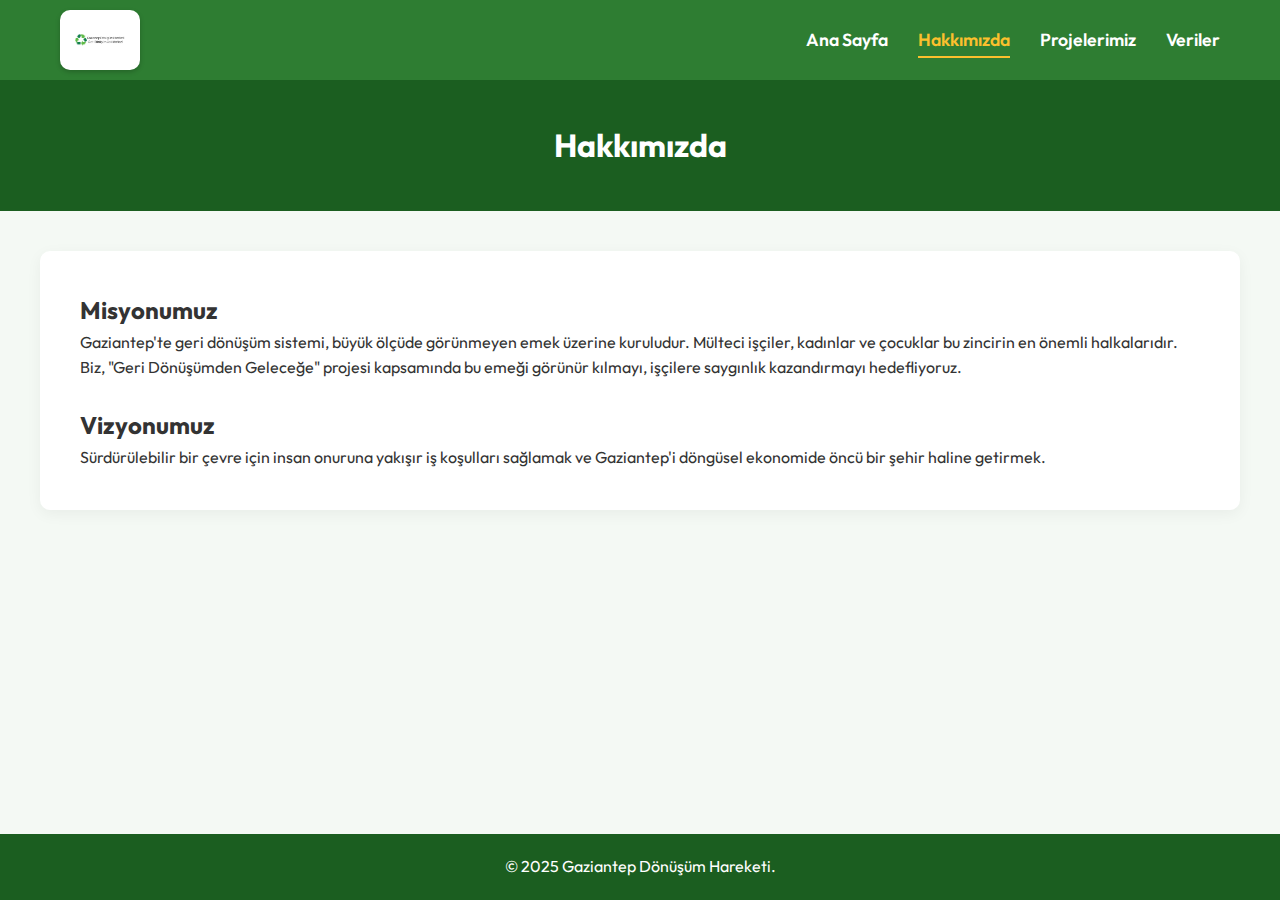
<file: hakkimizda.html>
<!DOCTYPE html>
<html lang="tr">
<head>
    <meta charset="UTF-8">
    <meta name="viewport" content="width=device-width, initial-scale=1.0">
    <title>Hakkımızda | Gaziantep Dönüşüm Hareketi</title>
    <link rel="stylesheet" href="style.css">
    <link href="https://fonts.googleapis.com/css2?family=Outfit:wght@300;400;600;700&display=swap" rel="stylesheet">
</head>
<body>
    <nav class="navbar">
        <div class="container nav-container">
            <div class="logo-wrapper">
                <img src="logo.png" alt="Logo" class="nav-logo">
            </div>
            <ul class="nav-links">
                <li><a href="index.html">Ana Sayfa</a></li>
                <li><a href="hakkimizda.html" class="active">Hakkımızda</a></li>
                <li><a href="projeler.html">Projelerimiz</a></li>
                <li><a href="istatistikler.html">Veriler</a></li>
            </ul>
        </div>
    </nav>

    <section class="page-header">
        <div class="container">
            <h1>Hakkımızda</h1>
        </div>
    </section>

    <section class="content-section container">
        <h2>Misyonumuz</h2>
        <p>Gaziantep'te geri dönüşüm sistemi, büyük ölçüde görünmeyen emek üzerine kuruludur. Mülteci işçiler, kadınlar ve çocuklar bu zincirin en önemli halkalarıdır. Biz, "Geri Dönüşümden Geleceğe" projesi kapsamında bu emeği görünür kılmayı, işçilere saygınlık kazandırmayı hedefliyoruz.</p>
        <br>
        <h2>Vizyonumuz</h2>
        <p>Sürdürülebilir bir çevre için insan onuruna yakışır iş koşulları sağlamak ve Gaziantep'i döngüsel ekonomide öncü bir şehir haline getirmek.</p>
    </section>
    
    <footer>
        <p>&copy; 2025 Gaziantep Dönüşüm Hareketi.</p>
    </footer>
</body>
</html>
</file>
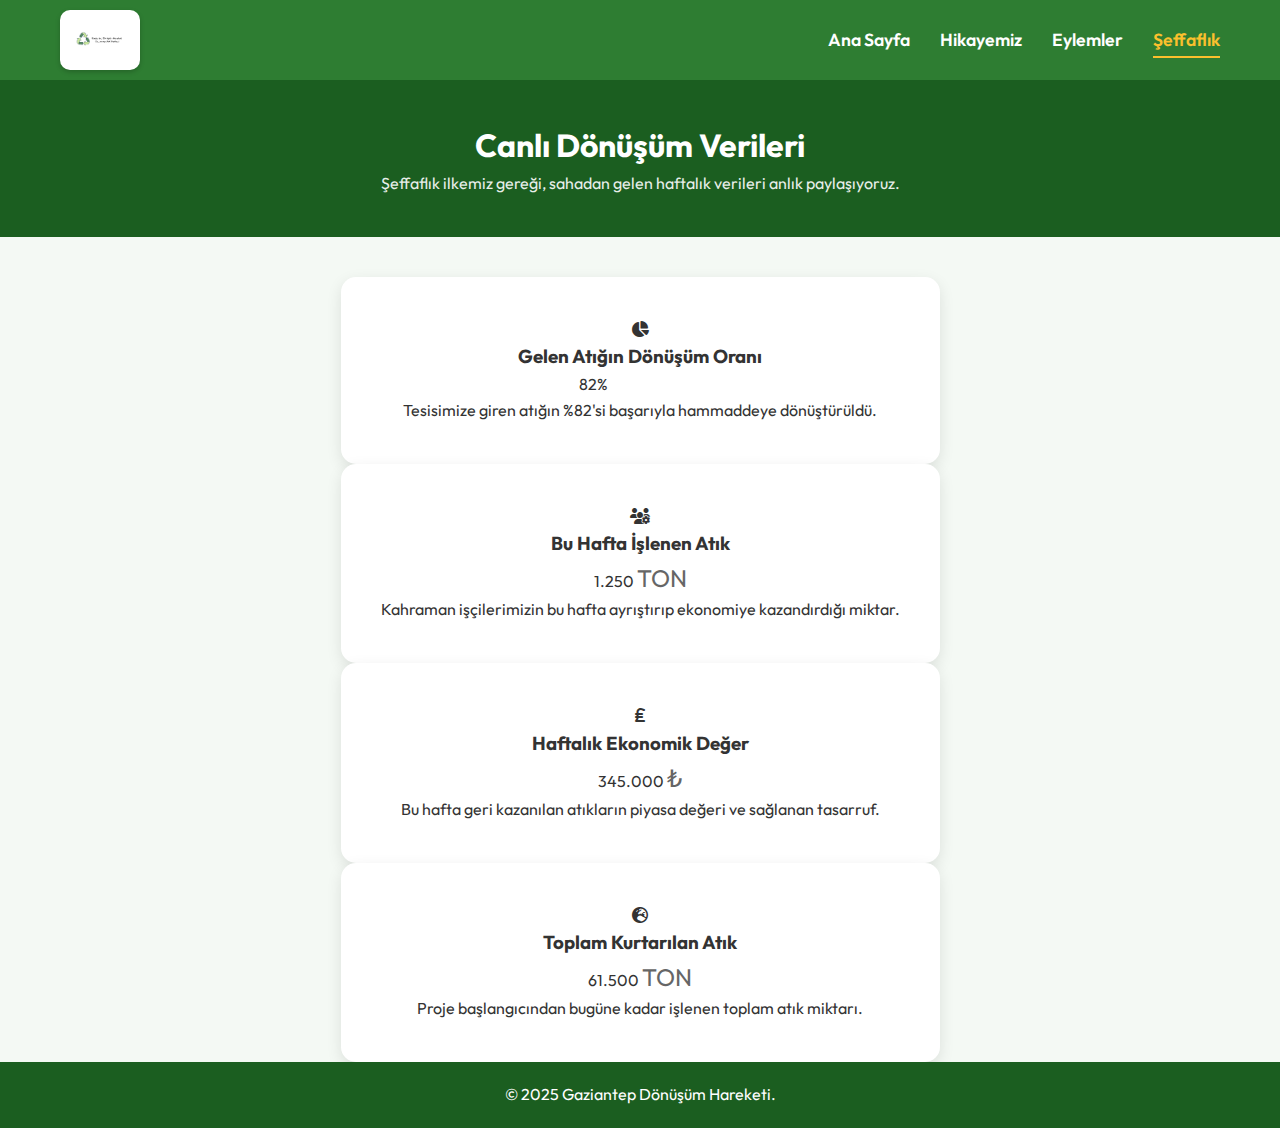
<file: istatistikler.html>
<!DOCTYPE html>
<html lang="tr">
<head>
    <meta charset="UTF-8">
    <meta name="viewport" content="width=device-width, initial-scale=1.0">
    <title>Veriler | Gaziantep Dönüşüm</title>
    <link rel="stylesheet" href="style.css">
    <link href="https://fonts.googleapis.com/css2?family=Outfit:wght@300;400;600;700&display=swap" rel="stylesheet">
    <link rel="stylesheet" href="https://cdnjs.cloudflare.com/ajax/libs/font-awesome/6.4.0/css/all.min.css">
</head>
<body>
    <nav class="navbar">
        <div class="container nav-container">
            <div class="logo-wrapper"><img src="yeni-logo.png" alt="Logo" class="nav-logo"></div>
            <ul class="nav-links">
                <li><a href="index.html">Ana Sayfa</a></li>
                <li><a href="hakkimizda.html">Hikayemiz</a></li>
                <li><a href="projeler.html">Eylemler</a></li>
                <li><a href="istatistikler.html" class="active">Şeffaflık</a></li>
            </ul>
        </div>
    </nav>

    <section class="page-header" style="background-color: #1b5e20;">
        <div class="container">
            <h1>Canlı Dönüşüm Verileri</h1>
            <p style="opacity: 0.9;">Şeffaflık ilkemiz gereği, sahadan gelen haftalık verileri anlık paylaşıyoruz.</p>
        </div>
    </section>

    <section class="stats-container container">
        <div class="stat-card">
            <div class="icon-top yellow"><i class="fas fa-chart-pie"></i></div>
            <h3>Gelen Atığın Dönüşüm Oranı</h3>
            <div class="progress-wrapper">
                <div class="bar" style="width: 82%">82%</div>
            </div>
            <p>Tesisimize giren atığın %82'si başarıyla hammaddeye dönüştürüldü.</p>
        </div>

        <div class="stat-card">
            <div class="icon-top yellow"><i class="fas fa-users-cog"></i></div>
            <h3>Bu Hafta İşlenen Atık</h3>
            <div class="big-number">1.250 <span class="unit">TON</span></div>
            <p>Kahraman işçilerimizin bu hafta ayrıştırıp ekonomiye kazandırdığı miktar.</p>
        </div>

        <div class="stat-card">
            <div class="icon-top yellow"><i class="fas fa-lira-sign"></i></div>
            <h3>Haftalık Ekonomik Değer</h3>
            <div class="big-number">345.000 <span class="unit">₺</span></div>
            <p>Bu hafta geri kazanılan atıkların piyasa değeri ve sağlanan tasarruf.</p>
        </div>

        <div class="stat-card">
            <div class="icon-top yellow"><i class="fas fa-globe-europe"></i></div>
            <h3>Toplam Kurtarılan Atık</h3>
            <div class="big-number">61.500 <span class="unit">TON</span></div>
            <p>Proje başlangıcından bugüne kadar işlenen toplam atık miktarı.</p>
        </div>
    </section>

    <footer>
        <p>&copy; 2025 Gaziantep Dönüşüm Hareketi.</p>
    </footer>
</body>
</html>
</file>
<file: style.css>
:root {
    --primary-green: #2e7d32;
    --dark-green: #1b5e20;
    --accent-yellow: #fbc02d;
    --text-color: #333;
    --bg-light: #f4f9f4;
}

* { margin: 0; padding: 0; box-sizing: border-box; }

body {
    font-family: 'Outfit', sans-serif;
    line-height: 1.6;
    background-color: var(--bg-light);
    color: var(--text-color);
    display: flex;
    flex-direction: column;
    min-height: 100vh;
}

.container {
    max-width: 1200px;
    margin: 0 auto;
    padding: 0 20px;
}

/* Navbar Tasarımı */
.navbar {
    background-color: var(--primary-green);
    padding: 10px 0;
    box-shadow: 0 4px 6px rgba(0,0,0,0.1);
}

.nav-container {
    display: flex;
    justify-content: space-between;
    align-items: center;
}

/* LOGO DÜZENLEMESİ BURADA */
.logo-wrapper {
    background-color: white; /* Beyaz kutu */
    padding: 5px 15px;
    border-radius: 10px; /* Köşeleri yuvarla */
    display: flex;
    align-items: center;
    box-shadow: 0 2px 5px rgba(0,0,0,0.2);
}

.nav-logo {
    height: 50px; /* Logo yüksekliği */
    width: auto;
    display: block;
}

.nav-links {
    list-style: none;
    display: flex;
    gap: 30px;
}

.nav-links a {
    color: white;
    text-decoration: none;
    font-weight: 600;
    font-size: 1.1rem;
    padding-bottom: 5px;
    transition: all 0.3s;
}

.nav-links a:hover, .nav-links a.active {
    color: var(--accent-yellow);
    border-bottom: 2px solid var(--accent-yellow);
}

/* Sayfa Başlıkları */
.page-header {
    background-color: var(--dark-green);
    color: white;
    padding: 40px 0;
    text-align: center;
    margin-bottom: 40px;
}

.content-section {
    background: white;
    padding: 40px;
    border-radius: 10px;
    box-shadow: 0 4px 15px rgba(0,0,0,0.05);
    margin-bottom: 40px;
}

/* Hero Alanı (Ana Sayfa) */
.hero {
    height: 80vh;
    background-image: url('hero-bg.jpg');
    background-size: cover;
    background-position: center;
    position: relative;
    display: flex;
    align-items: center;
    justify-content: center;
    text-align: center;
    color: white;
}

.overlay {
    position: absolute;
    top: 0; left: 0; width: 100%; height: 100%;
    background: rgba(0, 0, 0, 0.5);
}

.hero-content { position: relative; z-index: 2; }

.hero h1 { font-size: 3.5rem; margin-bottom: 20px; }
.hero p { font-size: 1.5rem; margin-bottom: 30px; }

.btn-primary {
    background-color: var(--accent-yellow);
    color: var(--dark-green);
    padding: 15px 40px;
    text-decoration: none;
    border-radius: 50px;
    font-weight: bold;
    transition: transform 0.3s;
}
.btn-primary:hover { transform: scale(1.05); }

/* Projeler Izgarası */
.projects-section {
    display: grid;
    grid-template-columns: repeat(auto-fit, minmax(300px, 1fr));
    gap: 30px;
    margin-bottom: 50px;
}

.project-card {
    background: white;
    border-radius: 15px;
    overflow: hidden;
    box-shadow: 0 5px 15px rgba(0,0,0,0.1);
    transition: transform 0.3s;
}
.project-card:hover { transform: translateY(-10px); }

.project-img { width: 100%; height: 250px; object-fit: cover; }
.project-info { padding: 20px; }
.project-info h3 { color: var(--primary-green); margin-bottom: 10px; }

/* İstatistikler */
.stats-section { margin-bottom: 50px; }
.stats-grid {
    display: grid;
    grid-template-columns: repeat(auto-fit, minmax(300px, 1fr));
    gap: 30px;
}

.stat-card {
    background: white;
    padding: 40px;
    border-radius: 15px;
    text-align: center;
    box-shadow: 0 5px 15px rgba(0,0,0,0.1);
}

.progress-container {
    background: #eee;
    border-radius: 20px;
    height: 30px;
    margin: 20px 0;
    overflow: hidden;
}
.progress-bar {
    background: var(--primary-green);
    height: 100%;
    width: 0%;
    display: flex;
    align-items: center;
    justify-content: center;
    transition: width 2s;
}
.progress-text { color: white; font-weight: bold; }

.number-counter { font-size: 3rem; color: var(--primary-green); font-weight: bold; }
.unit { font-size: 1.5rem; color: #666; }

footer {
    margin-top: auto;
    background: var(--dark-green);
    color: white;
    text-align: center;
    padding: 20px;
}
</file>
